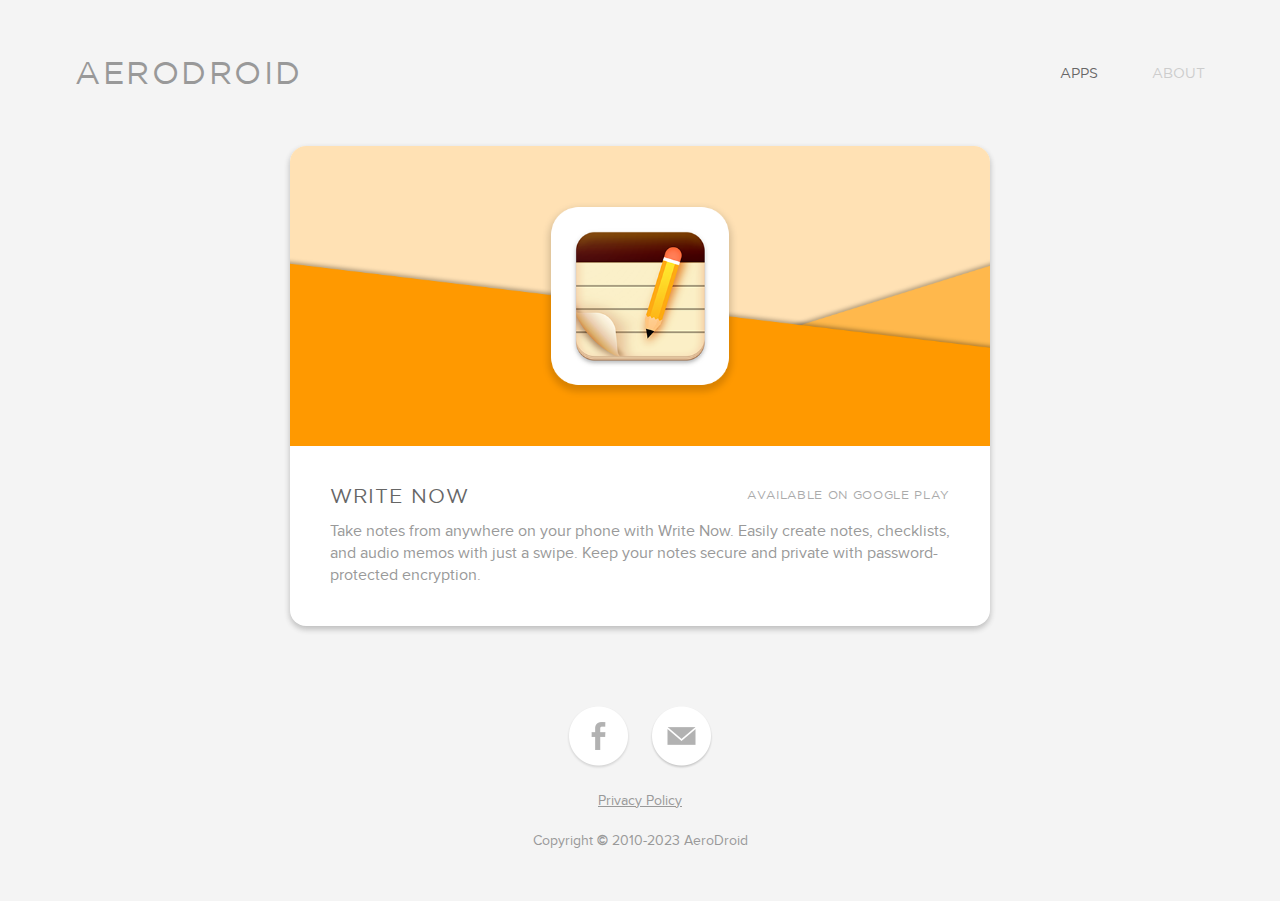
<file: index.html>
<?xml version="1.0" encoding="utf-8"?>
<!DOCTYPE html PUBLIC "-//W3C//DTD XHTML 1.0 Strict//EN" "http://www.w3.org/TR/xhtml1/DTD/xhtml1-strict.dtd">
<html xmlns="http://www.w3.org/1999/xhtml" xml:lang="en" lang="en">
  <head>
    <link rel="shortcut icon" type="image/x-icon" href="favicon.ico">
    <link rel="stylesheet" href="css/bootstrap.min.css" />
    <link rel="stylesheet" href="css/main_style.css" />
    <link rel="stylesheet" href="css/index_page_style.css" />
    <script type="text/javascript" src="https://code.jquery.com/jquery-2.1.3.min.js"></script>
    <script type="text/javascript" src="js/bootstrap.min.js"></script>

    <meta name="viewport" content="width=device-width,initial-scale=1.0">

    <script>
      (function(i,s,o,g,r,a,m){i['GoogleAnalyticsObject']=r;i[r]=i[r]||function(){
      (i[r].q=i[r].q||[]).push(arguments)},i[r].l=1*new Date();a=s.createElement(o),
      m=s.getElementsByTagName(o)[0];a.async=1;a.src=g;m.parentNode.insertBefore(a,m)
      })(window,document,'script','//www.google-analytics.com/analytics.js','ga');
      ga('create', 'UA-30321733-1', 'auto');
      ga('send', 'pageview');
    </script>

    <title>AeroDroid</title>
  </head>
  <body>
    <div class="p_header">
      <a class="p_name_label" href="/">AERODROID</a>

      <span class="p_nav">
        <a href="/" class="p_nav_link_selected">APPS</a>
        <a href="about" class="p_nav_link">ABOUT</a>
      </span>
    </div>

    <div class="container p_card_container">
      <div class="row p_card_z2 p_project_row">
        <div class="p_project_hero" id="p_project_write_now"></div>
        <div class="p_project_info_container">
          <div class="p_project_description_header">
            <span class="p_project_title">WRITE NOW</span>
            <span class="p_project_subtitle">AVAILABLE ON GOOGLE PLAY</span>
          </div>
          <p class="p_project_description">Take notes from anywhere on your phone with Write Now. Easily create notes, checklists, and audio memos with just a swipe. Keep your notes secure and private with password-protected encryption.</p>
          <a class="p_learn_more" href="/write-now"><span/></a>
        </div>
      </div>

      <div class="row p_social_bar">
        <a href="https://www.facebook.com/aerodroid" target="_blank"><img class="img-responsive p_social_icon" src="images/about/social_facebook@2x.png" width="69px" height="70px" alt="Facebook"/></a>
        <a href="mailto:contactus@aerodroid.com" target="_blank"><img class="img-responsive p_social_icon" src="images/about/social_email@2x.png" width="69px" height="70px" alt="Email"/></a>
      </div>

      <div class="row p_copyright_footer">
        <span><a href="https://www.aerodroid.com/privacy-policy"><u>Privacy Policy</u></a><br/><br/>Copyright <b>&copy;</b> 2010-2023 AeroDroid</span>
      </div>
    </div>
  </body>
</html>
</file>
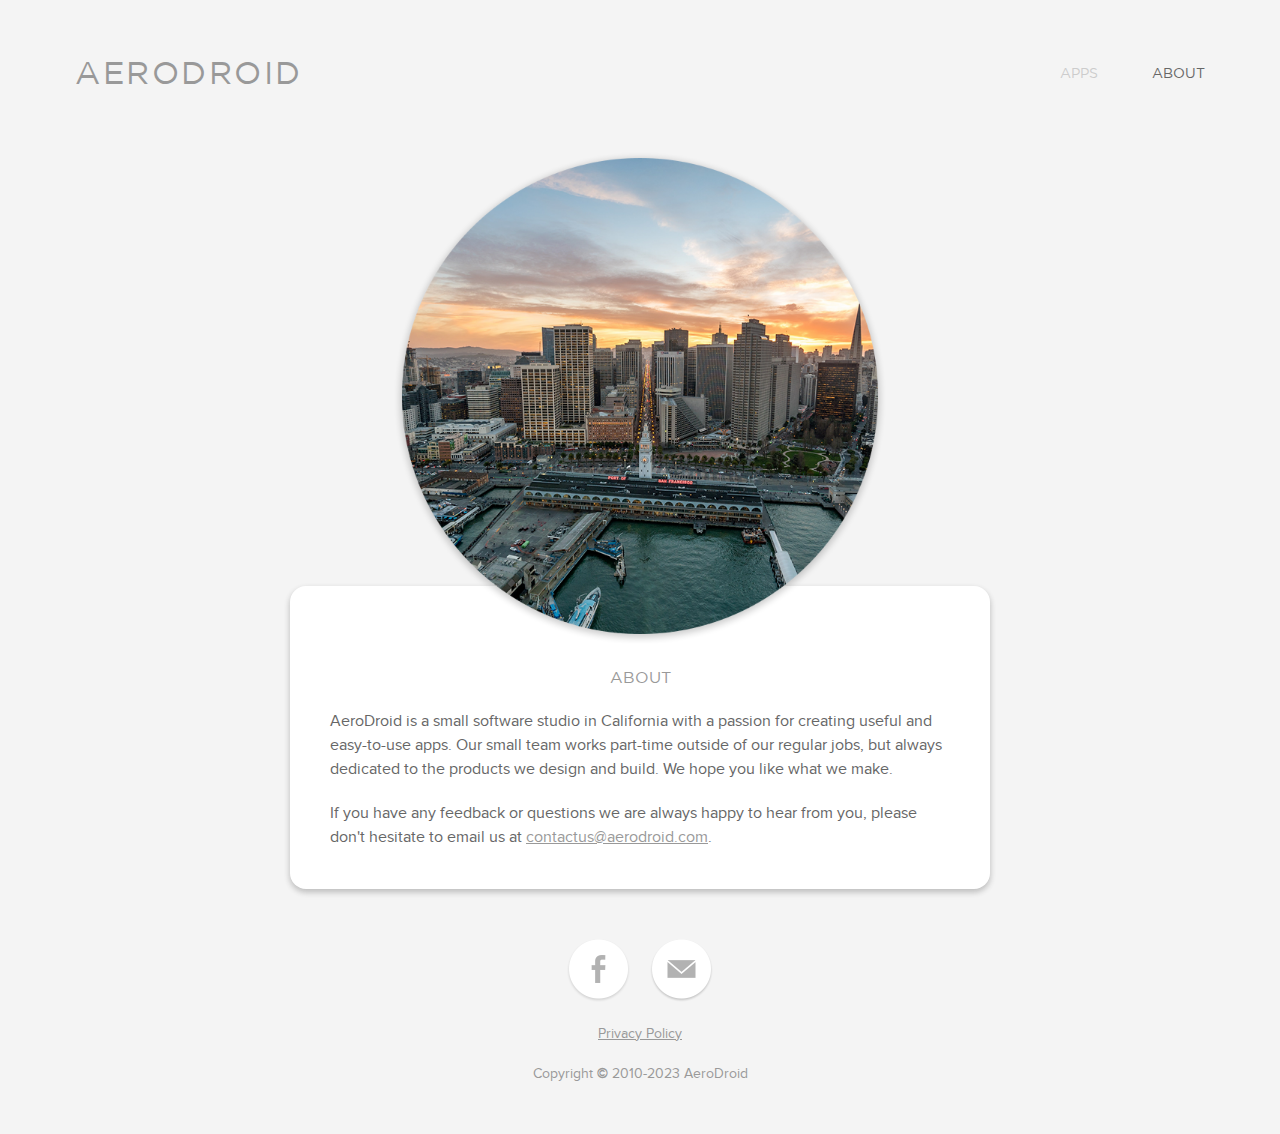
<file: about.html>
<?xml version="1.0" encoding="utf-8"?>
<!DOCTYPE html PUBLIC "-//W3C//DTD XHTML 1.0 Strict//EN" "http://www.w3.org/TR/xhtml1/DTD/xhtml1-strict.dtd">
<html xmlns="http://www.w3.org/1999/xhtml" xml:lang="en" lang="en">
  <head>
    <link rel="shortcut icon" type="image/x-icon" href="favicon.ico">
    <link rel="stylesheet" href="css/bootstrap.min.css" />
    <link rel="stylesheet" href="css/main_style.css" />
    <link rel="stylesheet" href="css/about_page_style.css" />
    <script type="text/javascript" src="https://code.jquery.com/jquery-2.1.3.min.js"></script>
    <script type="text/javascript" src="js/bootstrap.min.js"></script>

    <meta name="viewport" content="width=device-width,initial-scale=1.0">

    <script>
      (function(i,s,o,g,r,a,m){i['GoogleAnalyticsObject']=r;i[r]=i[r]||function(){
      (i[r].q=i[r].q||[]).push(arguments)},i[r].l=1*new Date();a=s.createElement(o),
      m=s.getElementsByTagName(o)[0];a.async=1;a.src=g;m.parentNode.insertBefore(a,m)
      })(window,document,'script','//www.google-analytics.com/analytics.js','ga');
      ga('create', 'UA-30321733-1', 'auto');
      ga('send', 'pageview');
    </script>

    <title>AeroDroid | About</title>
  </head>
  <body>
    <div class="p_header">
      <a class="p_name_label" href="/">AERODROID</a>

      <span class="p_nav">
        <a href="/" class="p_nav_link">APPS</a>
        <a href="about" class="p_nav_link_selected">ABOUT</a>
      </span>
    </div>

    <div class="container p_profile_container">
      <img class="img-responsive p_profile_image" src="images/about/profile.png" alt="Profile Picture"></img>
      
      <div class="row p_card_z2 p_profile_row">
        <div class="p_profile_header"><span>ABOUT</span></div>
        <p class="p_profile_paragraph">AeroDroid is a small software studio in California with a passion for creating useful and easy-to-use apps. Our small team works part-time outside of our regular jobs, but always dedicated to the products we design and build. We hope you like what we make.</p>
        <p class="p_profile_paragraph">If you have any feedback or questions we are always happy to hear from you, please don't hesitate to email us at <a href="mailto:contactus@aerodroid.com"><u>contactus@aerodroid.com</u></a>.</p>
      </div>

      <div class="row p_social_bar">
        <a href="https://www.facebook.com/aerodroid" target="_blank"><img class="img-responsive p_social_icon" src="images/about/social_facebook@2x.png" width="69px" height="70px" alt="Facebook"/></a>
        <a href="mailto:contactus@aerodroid.com" target="_blank"><img class="img-responsive p_social_icon" src="images/about/social_email@2x.png" width="69px" height="70px" alt="Email"/></a>
      </div>

      <div class="row p_copyright_footer">
        <span><a href="https://www.aerodroid.com/privacy-policy"><u>Privacy Policy</u></a><br/><br/>Copyright <b>&copy;</b> 2010-2023 AeroDroid</span>
      </div>
    </div>
  </body>
</html>
</file>
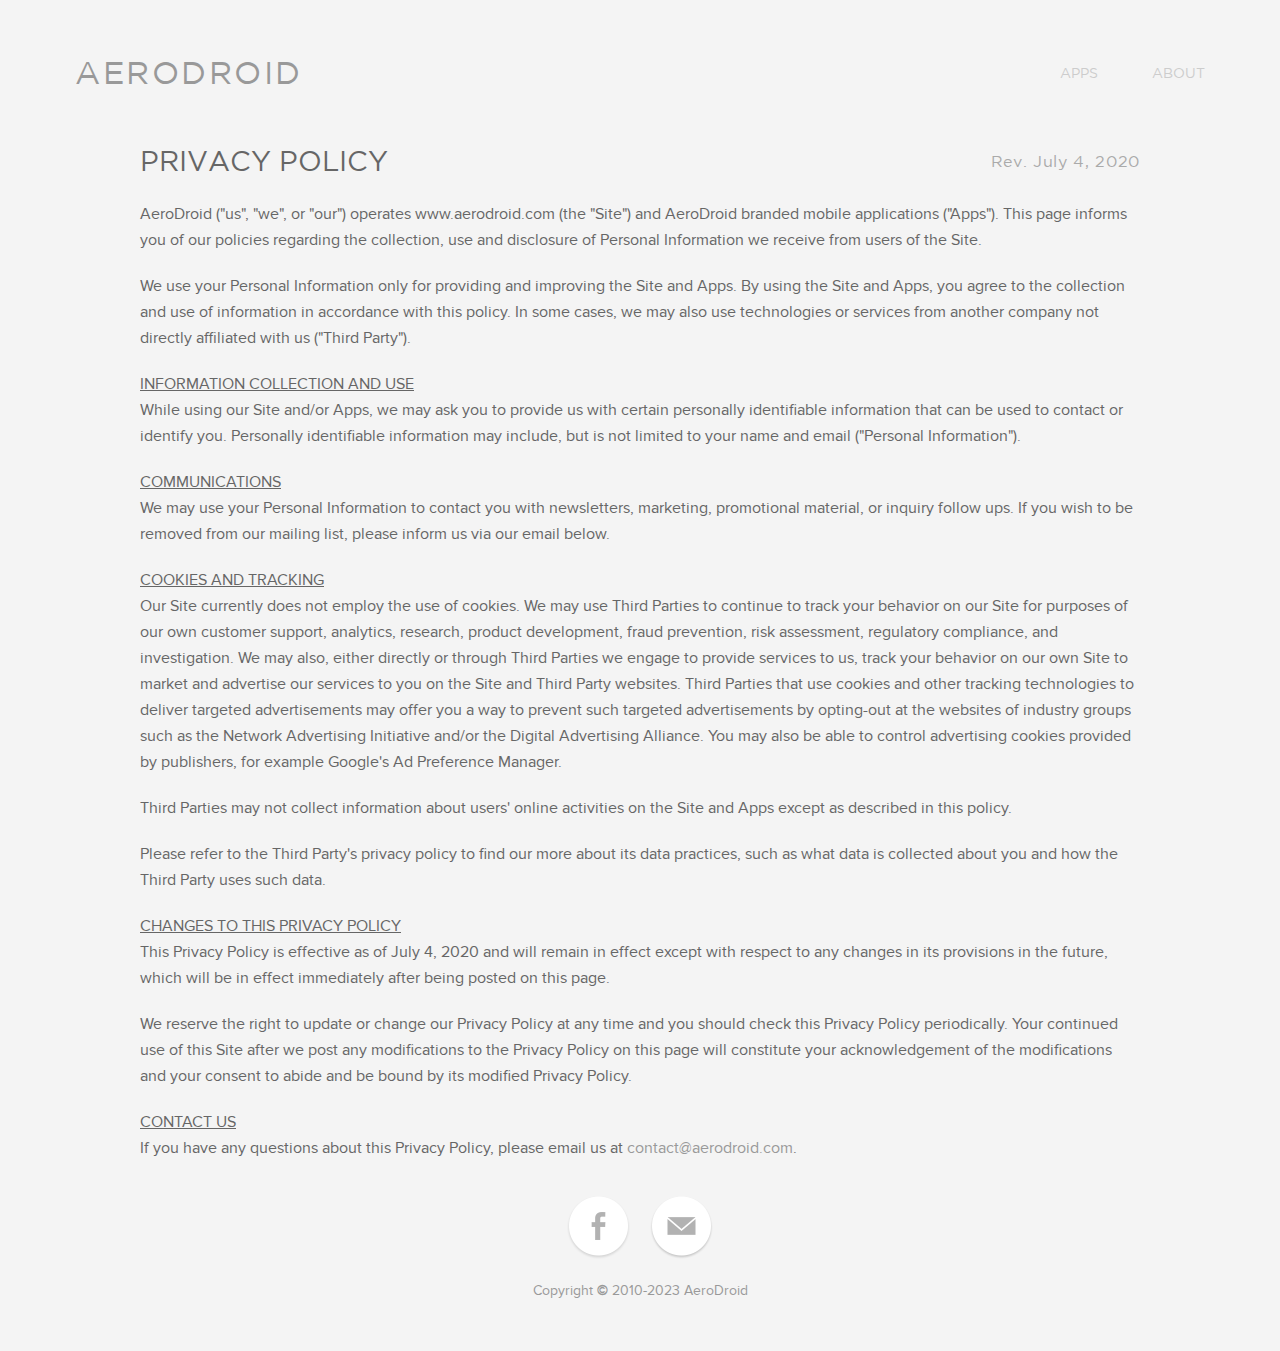
<file: privacy-policy.html>
<?xml version="1.0" encoding="utf-8"?>
<!DOCTYPE html PUBLIC "-//W3C//DTD XHTML 1.0 Strict//EN" "http://www.w3.org/TR/xhtml1/DTD/xhtml1-strict.dtd">
<html xmlns="http://www.w3.org/1999/xhtml" xml:lang="en" lang="en">
  <head>
    <link rel="shortcut icon" type="image/x-icon" href="../favicon.ico">
    <link rel="stylesheet" href="css/bootstrap.min.css" />
    <link rel="stylesheet" href="css/main_style.css" />
    <link rel="stylesheet" href="css/privacy_policy_page_style.css" />
    <script type="text/javascript" src="https://code.jquery.com/jquery-2.1.3.min.js"></script>
    <script type="text/javascript" src="../js/bootstrap.min.js"></script>

    <meta name="viewport" content="width=device-width,initial-scale=1.0">

    <script>
      (function(i,s,o,g,r,a,m){i['GoogleAnalyticsObject']=r;i[r]=i[r]||function(){
      (i[r].q=i[r].q||[]).push(arguments)},i[r].l=1*new Date();a=s.createElement(o),
      m=s.getElementsByTagName(o)[0];a.async=1;a.src=g;m.parentNode.insertBefore(a,m)
      })(window,document,'script','//www.google-analytics.com/analytics.js','ga');
      ga('create', 'UA-30321733-1', 'auto');
      ga('send', 'pageview');
    </script>

    <title>AeroDroid</title>
  </head>
  <body>
    <div class="p_header">
      <a class="p_name_label" href="/">AERODROID</a>

      <span class="p_nav">
        <a href="../" class="p_nav_link">APPS</a>
        <a href="../about" class="p_nav_link">ABOUT</a>
      </span>
    </div>

    <div class="container p_content_container">    
      <div class="row p_content_row">
        <div class="p_title_header">
          <span class="p_title_name">PRIVACY POLICY</span>
          <span class="p_title_time">Rev. July 4, 2020</span>
        </div>
        <p>AeroDroid (&quot;us&quot;, &quot;we&quot;, or &quot;our&quot;) operates www.aerodroid.com (the &quot;Site&quot;) and AeroDroid branded mobile applications (&quot;Apps&quot;). This page informs you of our policies regarding the collection, use and disclosure of Personal Information we receive from users of the Site.</p>
        <br/>
        <p>We use your Personal Information only for providing and improving the Site and Apps. By using the Site and Apps, you agree to the collection and use of information in accordance with this policy. In some cases, we may also use technologies or services from another company not directly affiliated with us (&quot;Third Party&quot;).</p>
        <br/>
        <p><u>INFORMATION COLLECTION AND USE</u></p>
        <p>While using our Site and/or Apps, we may ask you to provide us with certain personally identifiable information that can be used to contact or identify you. Personally identifiable information may include, but is not limited to your name and email (&quot;Personal Information&quot;).</p>
        <br/>
        <p><u>COMMUNICATIONS</u></p>
        <p>We may use your Personal Information to contact you with newsletters, marketing, promotional material, or inquiry follow ups. If you wish to be removed from our mailing list, please inform us via our email below.</p>
        <br/>
        <p><u>COOKIES AND TRACKING</u></p>
        <p>Our Site currently does not employ the use of cookies. We may use Third Parties to continue to track your behavior on our Site for purposes of our own customer support, analytics, research, product development, fraud prevention, risk assessment, regulatory compliance, and investigation. We may also, either directly or through Third Parties we engage to provide services to us, track your behavior on our own Site to market and advertise our services to you on the Site and Third Party websites. Third Parties that use cookies and other tracking technologies to deliver targeted advertisements may offer you a way to prevent such targeted advertisements by opting-out at the websites of industry groups such as the Network Advertising Initiative and/or the Digital Advertising Alliance. You may also be able to control advertising cookies provided by publishers, for example Google's Ad Preference Manager.</p>
        <br/>
        <p>Third Parties may not collect information about users' online activities on the Site and Apps except as described in this policy.</p>
        <br/>
        <p>Please refer to the Third Party's privacy policy to find our more about its data practices, such as what data is collected about you and how the Third Party uses such data.</p>
        <br/>
        <p><u>CHANGES TO THIS PRIVACY POLICY</u></p>
        <p>This Privacy Policy is effective as of July 4, 2020 and will remain in effect except with respect to any changes in its provisions in the future, which will be in effect immediately after being posted on this page.</p>
        <br/>
        <p>We reserve the right to update or change our Privacy Policy at any time and you should check this Privacy Policy periodically. Your continued use of this Site after we post any modifications to the Privacy Policy on this page will constitute your acknowledgement of the modifications and your consent to abide and be bound by its modified Privacy Policy.</p>
        <br/>
        <p><u>CONTACT US</u></p>
        <p>If you have any questions about this Privacy Policy, please email us at <a href="mailto:contact@aerodroid.com">contact@aerodroid.com</a>.</p>
      </div>
      
      <div class="row p_social_bar">
        <a href="https://www.facebook.com/aerodroid" target="_blank"><img class="img-responsive p_social_icon" src="images/about/social_facebook@2x.png" width="69px" height="70px" alt="Facebook"/></a>
        <a href="mailto:contactus@aerodroid.com" target="_blank"><img class="img-responsive p_social_icon" src="images/about/social_email@2x.png" width="69px" height="70px" alt="Email"/></a>
      </div>

      <div class="row p_copyright_footer">
        <span>Copyright <b>&copy;</b> 2010-2023 AeroDroid</span>
      </div>
    </div>
  </body>
</html>
</file>
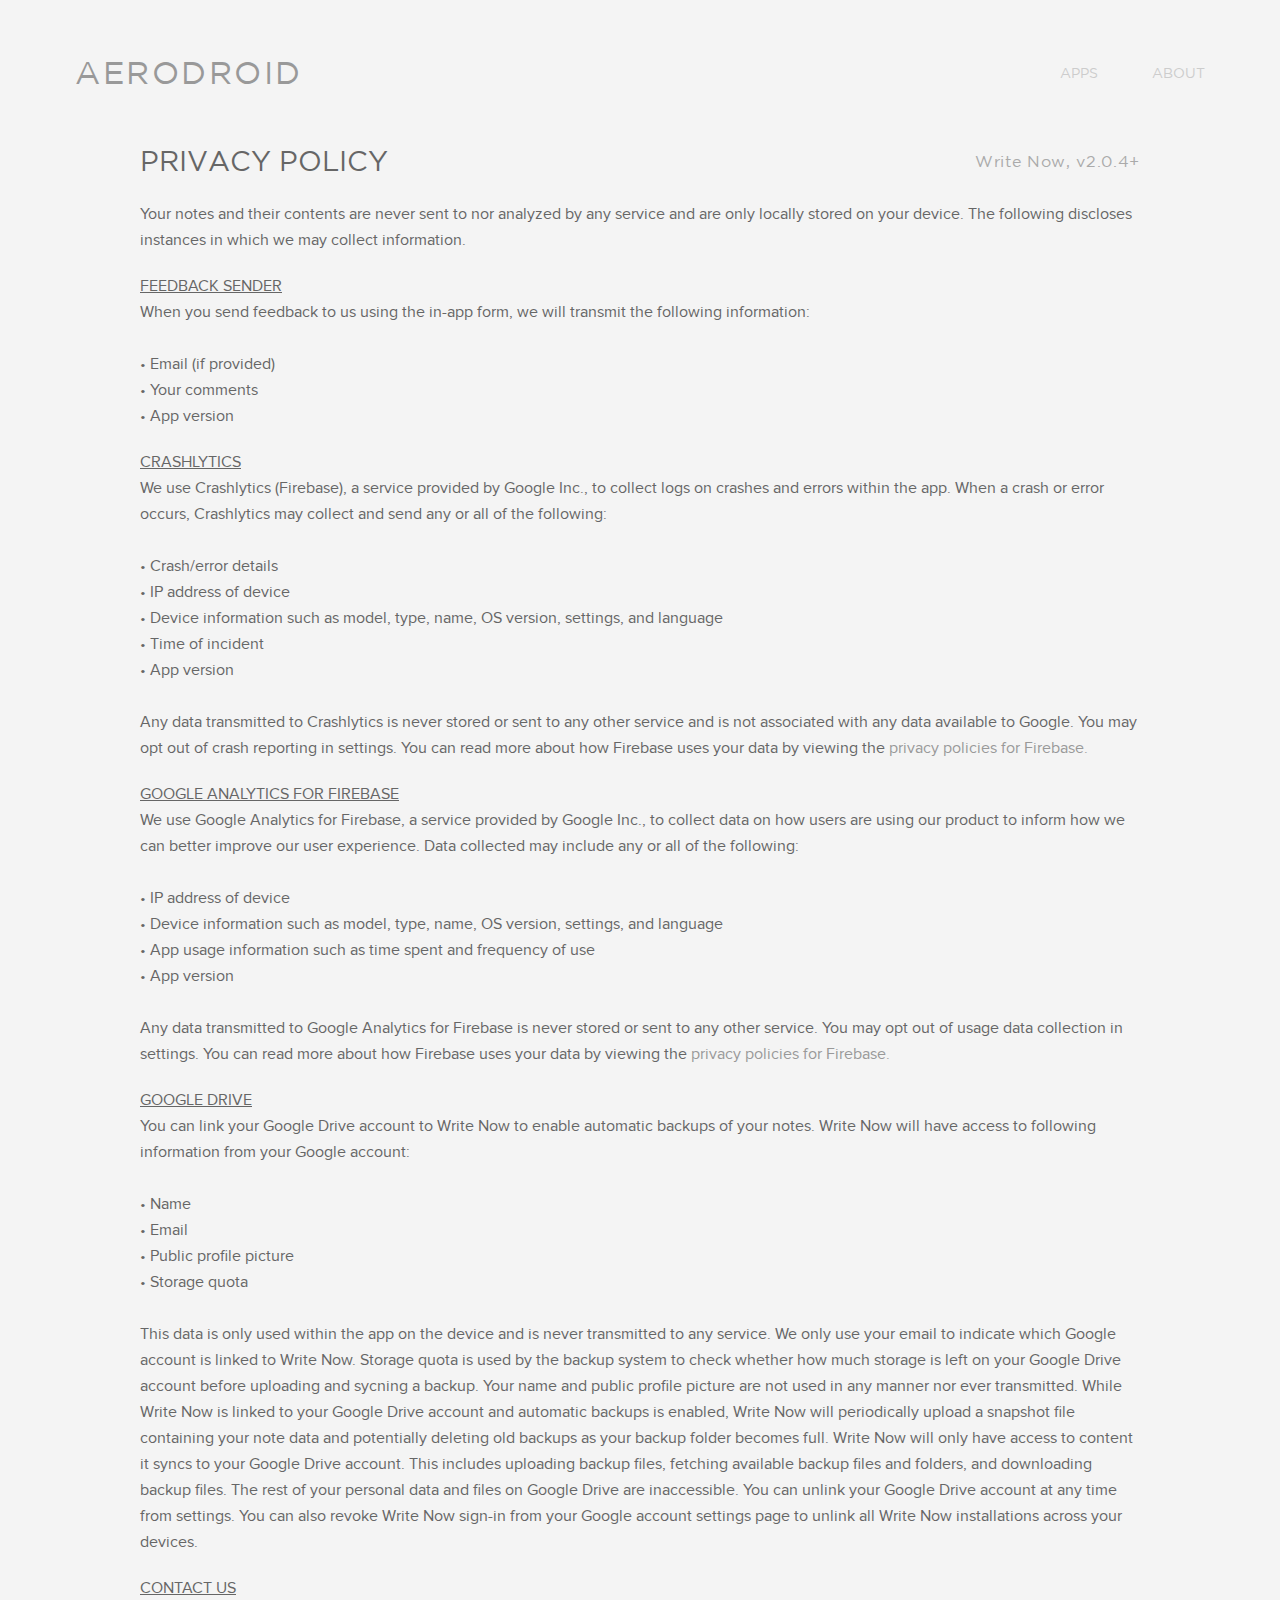
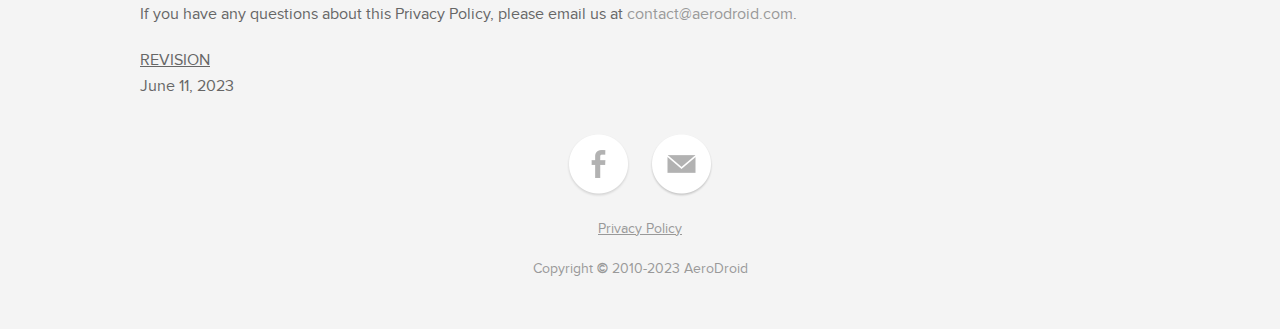
<file: write-now/privacy-policy.html>
<?xml version="1.0" encoding="utf-8"?>
<!DOCTYPE html PUBLIC "-//W3C//DTD XHTML 1.0 Strict//EN" "http://www.w3.org/TR/xhtml1/DTD/xhtml1-strict.dtd">
<html xmlns="http://www.w3.org/1999/xhtml" xml:lang="en" lang="en">
  <head>
    <link rel="shortcut icon" type="image/x-icon" href="../favicon.ico">
    <link rel="stylesheet" href="../css/bootstrap.min.css" />
    <link rel="stylesheet" href="../css/main_style.css" />
    <link rel="stylesheet" href="../css/privacy_policy_page_style.css" />
    <script type="text/javascript" src="https://code.jquery.com/jquery-2.1.3.min.js"></script>
    <script type="text/javascript" src="../js/bootstrap.min.js"></script>

    <meta name="viewport" content="width=device-width,initial-scale=1.0">

    <script>
      (function(i,s,o,g,r,a,m){i['GoogleAnalyticsObject']=r;i[r]=i[r]||function(){
      (i[r].q=i[r].q||[]).push(arguments)},i[r].l=1*new Date();a=s.createElement(o),
      m=s.getElementsByTagName(o)[0];a.async=1;a.src=g;m.parentNode.insertBefore(a,m)
      })(window,document,'script','//www.google-analytics.com/analytics.js','ga');
      ga('create', 'UA-30321733-1', 'auto');
      ga('send', 'pageview');
    </script>

    <title>AeroDroid</title>
  </head>
  <body>
    <div class="p_header">
      <a class="p_name_label" href="/">AERODROID</a>

      <span class="p_nav">
        <a href="../" class="p_nav_link">APPS</a>
        <a href="../about" class="p_nav_link">ABOUT</a>
      </span>
    </div>

    <div class="container p_content_container">    
      <div class="row p_content_row">
        <div class="p_title_header">
          <span class="p_title_name">PRIVACY POLICY</span>
          <span class="p_title_time">Write Now, v2.0.4+</span>
        </div>
        <p>Your notes and their contents are never sent to nor analyzed by any service and are only locally stored on your device. The following discloses instances in which we may collect information.</p>
        <br/>
        <p><u>FEEDBACK SENDER</u></p>
        <p>When you send feedback to us using the in-app form, we will transmit the following information:
        <br/>
        <br/>• Email (if provided)
        <br/>• Your comments
        <br/>• App version
        </p>
        <br/>
        <p><u>CRASHLYTICS</u></p>
        <p>We use Crashlytics (Firebase), a service provided by Google Inc., to collect logs on crashes and errors within the app. When a crash or error occurs, Crashlytics may collect and send any or all of the following:
        <br/>
        <br/>• Crash/error details
        <br/>• IP address of device
        <br/>• Device information such as model, type, name, OS version, settings, and language
        <br/>• Time of incident
        <br/>• App version
        <br/>
        <br/>Any data transmitted to Crashlytics is never stored or sent to any other service and is not associated with any data available to Google. You may opt out of crash reporting in settings. You can read more about how Firebase uses your data by viewing the <a href="https://firebase.google.com/support/privacy">privacy policies for Firebase.</a>
        </p>
        <br/>
        <p><u>GOOGLE ANALYTICS FOR FIREBASE</u></p>
        <p>We use Google Analytics for Firebase, a service provided by Google Inc., to collect data on how users are using our product to inform how we can better improve our user experience. Data collected may include any or all of the following:
        <br/>
        <br/>• IP address of device
        <br/>• Device information such as model, type, name, OS version, settings, and language
        <br/>• App usage information such as time spent and frequency of use
        <br/>• App version
        <br/>
        <br/>Any data transmitted to Google Analytics for Firebase is never stored or sent to any other service. You may opt out of usage data collection in settings. You can read more about how Firebase uses your data by viewing the <a href="https://firebase.google.com/support/privacy">privacy policies for Firebase.</a>
        </p>
        <br/>
        <p><u>GOOGLE DRIVE</u></p>
        <p>You can link your Google Drive account to Write Now to enable automatic backups of your notes. Write Now will have access to following information from your Google account:
        <br/>
        <br/>• Name
        <br/>• Email
        <br/>• Public profile picture
        <br/>• Storage quota
        <br/>
        <br/>This data is only used within the app on the device and is never transmitted to any service. We only use your email to indicate which Google account is linked to Write Now. Storage quota is used by the backup system to check whether how much storage is left on your Google Drive account before uploading and sycning a backup. Your name and public profile picture are not used in any manner nor ever transmitted. While Write Now is linked to your Google Drive account and automatic backups is enabled, Write Now will periodically upload a snapshot file containing your note data and potentially deleting old backups as your backup folder becomes full. Write Now will only have access to content it syncs to your Google Drive account. This includes uploading backup files, fetching available backup files and folders, and downloading backup files. The rest of your personal data and files on Google Drive are inaccessible. You can unlink your Google Drive account at any time from settings. You can also revoke Write Now sign-in from your Google account settings page to unlink all Write Now installations across your devices.
        </p>
        <br/>
        <p><u>CONTACT US</u></p>
        <p>If you have any questions about this Privacy Policy, please email us at <a href="mailto:contact@aerodroid.com">contact@aerodroid.com</a>.</p>
        <br/>
        <p><u>REVISION</u></p>
        <p>June 11, 2023</p>
      </div>
      <div class="row p_social_bar">
        <a href="https://www.facebook.com/aerodroid" target="_blank"><img class="img-responsive p_social_icon" src="../images/about/social_facebook@2x.png" width="69px" height="70px" alt="Facebook"/></a>
        <a href="mailto:contactus@aerodroid.com" target="_blank"><img class="img-responsive p_social_icon" src="../images/about/social_email@2x.png" width="69px" height="70px" alt="Email"/></a>
      </div>

      <div class="row p_copyright_footer">
        <span><a href="https://www.aerodroid.com/privacy-policy"><u>Privacy Policy</u></a><br/><br/>Copyright <b>&copy;</b> 2010-2023 AeroDroid</span>
      </div>
    </div>
  </body>
</html>
</file>
<file: css/main_style.css>
/* General CSS styling for website */

body {
  -webkit-font-smoothing: antialiased;
  background-color: #F4F4F4;
  font-family: "proximanova-regular";
}

a, a:link, a:visited, a:active {
  text-decoration: none;
  color: #999999;
}

a:hover {
  text-decoration: none;
  cursor: pointer;
}

@font-face {
  font-family: "proximanova-regular";
  src: url("../fonts/proximanova-regular.eot"),
     url("../fonts/proximanova-regular.eot?#iefix") format("embedded-opentype"),
     url("../fonts/proximanova-regular.woff2") format("woff2"),
     url("../fonts/proximanova-regular.woff") format("woff"),
     url("../fonts/proximanova-regular.ttf") format("truetype"),
     url("../fonts/proximanova-regular.svg#proxima_novaregular") format("svg");
  font-weight: normal;
  font-style: normal;
}

@font-face {
  font-family: "gotham-book";
  src: url("../fonts/gotham-book.eot"),
     url("../fonts/gotham-book.eot?#iefix") format("embedded-opentype"),
     url("../fonts/gotham-book.woff") format("woff"),
     url("../fonts/gotham-book.ttf") format("truetype");
  font-weight: normal;
  font-style: normal;
}

.p_header {
  width: 100%;
  display: table;
  padding-top: 50px;
  padding-bottom: 50px;
  padding-left: 75px;
  padding-right: 75px;

  font-family: "gotham-book";
}

.p_copyright_footer {
  margin-bottom: 50px;

  text-align: center;
  color: #999999;
}

a.p_name_label {
  display: table-cell;
  vertical-align: middle;

  text-decoration: none;
  font-size: 32px;
  letter-spacing: 2.5px;
  color: #999999;
}

.p_name_label:hover {
  color: #999999;
}

.p_nav {
  display: table-cell;
  vertical-align: middle;
  text-align: right;
  font-size: 14px;
}

a.p_nav_link {
  color: #CCCCCC;
  text-decoration: none;
  margin-left: 50px;

  -o-transition: color 0.2s;
  -moz-transition: color 0.2s;
  -khtml-transition: color 0.2s;
  -webkit-transition: color 0.2s;
  -ms-transition: color 0.2s;
  transition: color 0.2s;
}

.p_nav_link:hover {
  color: #999999;
}

a.p_nav_link_selected, .p_nav_link_selected:hover {
  text-decoration: none;
  margin-left: 50px;
  color: #666666;
}

.p_card_z1 {
  background-color: #FFFFFF;
  box-shadow: 0px 0px 2px 0px rgba(0,0,0,0.12), 0px 2px 2px 0px rgba(0,0,0,0.24);
  border-radius: 16px;
}

.p_card_z2 {
  background-color: #FFFFFF;
  box-shadow: 0px 3px 6px 0px rgba(0,0,0,0.10), 0px 3px 6px 0px rgba(0,0,0,0.15);
  border-radius: 16px;
}

.p_social_bar {
  text-align: center;
  margin-bottom: 20px;
}

.p_social_icon {
  display: inline-block;
  margin-left: 5px;
  margin-right: 5px;
}

@media (max-width: 750px) {
  a.p_name_label {
    display: block;
    text-align: center;
  }

  .p_nav {
    display: block;
    margin-top: 30px;
    text-align: center;
    color: #FF0000;
    font-size: 18px;
  }

  a.p_nav_link {
    margin-left: 8px;
    margin-right: 8px;
  }

  a.p_nav_link_selected, .p_nav_link_selected:hover {
    margin-left: 8px;
    margin-right: 8px;
  }
}

@media (max-width: 540px) {
  a.p_name_label {
    display: block;
    text-align: center;
  }

  .p_nav {
    display: block;
    margin-top: 30px;
    text-align: center;
    color: #FF0000;
    font-size: 18px;
  }

  .p_social_icon {
    display: inline-block;
    margin-left: 2px;
    margin-right: 2px;
  }
}
</file>
<file: css/index_page_style.css>
.p_card_container {
  padding-left: 100px;
  padding-right: 100px;
  width: 100%;

  -o-transition: all 0.4s;
  -moz-transition: all 0.4s;
  -khtml-transition: all 0.4s;
  -webkit-transition: all 0.4s;
  -ms-transition: all 0.4s;
  transition: all 0.4s;
}

.p_project_row {
  position: relative;
  margin: auto;
  margin-bottom: 75px;
  max-width: 700px;

  -o-transition: "margin" 0.4s;
  -moz-transition: "margin" 0.4s;
  -khtml-transition: "margin" 0.4s;
  -webkit-transition: "margin" 0.4s;
  -ms-"margin": "margin" 0.4s;
  transition: "margin" 0.4s;
}

.p_project_hero {
  margin: 0px auto;
  max-width: 700px;
  height: 300px;
  max-height: 600px;
  border-top-left-radius: 16px;
  border-top-right-radius: 16px;
}

.p_project_info_container {
  padding-top: 40px;
  padding-left: 40px;
  padding-right: 40px;
  padding-bottom: 30px;
  margin: auto;

  -o-transition: all 0.4s;
  -moz-transition: all 0.4s;
  -khtml-transition: all 0.4s;
  -webkit-transition: all 0.4s;
  -ms-transition: all 0.4s;
  transition: all 0.4s;
}

.p_project_description_header {
  width: 100%;
  display: table;

  font-family: "gotham-book";
}

.p_project_title {
  display: table-cell;
  vertical-align: middle;

  font-size: 20px;
  color: #666666;
  letter-spacing: 1.11px;
  line-height: 19px; 
}

.p_project_subtitle {
  display: table-cell;
  vertical-align: middle;
  text-align: right;

  font-size: 12px;
  color: #AAAAAA;
  letter-spacing: 0.66px;
  line-height: 12px;
}

.p_project_description {
  margin-top: 15px;

  font-family: "proximanova-regular";
  font-size: 16px;
  color: #999999;
  line-height: 22px;
}

.p_learn_more { 
  position: absolute; 
  width:100%;
  height:100%;
  top:0;
  left: 0;

  z-index: 1;
  background-image: url("../images/home/empty.png");
}

.p_learn_more {
  float: right;

  font-family: "proximanova-regular";
  font-size: 16px;
  line-height: 22px;
}

@media (max-width: 750px) {
  .p_project_row {
    margin-bottom: 50px;
  }

  .p_card_container {
    padding-left: 50px;
    padding-right: 50px;
  }
}

@media (max-width: 540px) {
  .p_project_row {
    margin-bottom: 25px;
  }

  .p_card_container {
    padding-left: 25px;
    padding-right: 25px;
  }

  .p_project_title {
    display: block;
  }

  .p_project_time {
    display: block;
    margin-top: 10px;

    text-align: left;
  }

  .p_project_info_card {
    height: 200px;
  }
}

/* Projects */

#p_project_write_now {
  background-image: url("../write-now/images/hero.png");
  background-repeat: no-repeat;
  background-size: cover;
  background-position: 50% 50%;
}
</file>
<file: css/about_page_style.css>
.p_profile_container {
  width: 100%;

  -o-transition: "padding" 0.4s;
  -moz-transition: "padding" 0.4s;
  -khtml-transition: "padding" 0.4s;
  -webkit-transition: "padding" 0.4s;
  -ms-"padding": "padding" 0.4s;
  transition: all 0.4s;
}

.p_profile_image {
  margin: 0 auto;
  width: 500px;

  -o-transition: "padding" 0.4s;
  -moz-transition: "padding" 0.4s;
  -khtml-transition: "padding" 0.4s;
  -webkit-transition: "padding" 0.4s;
  -ms-"padding": "padding" 0.4s;
  transition: all 0.4s;
}

.p_profile_row {
  padding-top: 80px;
  padding-left: 40px;
  padding-right: 40px;
  padding-bottom: 30px;
  margin: auto;
  margin-top: -60px;
  margin-bottom: 45px;
  max-width: 700px;

  -o-transition: "margin" 0.4s;
  -moz-transition: "margin" 0.4s;
  -khtml-transition: "margin" 0.4s;
  -webkit-transition: "margin" 0.4s;
  -ms-"margin": "margin" 0.4s;
  transition: all 0.4s;
}

.p_profile_header {
  text-align: center;
  font-family: "gotham-book";
  font-size: 16px;
  color: #999999;
}

.p_profile_paragraph {
  margin-top: 20px;
  font-family: "proximanova-regular";
  font-size: 16px;
  color: #666666;
  line-height: 24px;
}

@media (max-width: 750px) {
  .p_profile_image {
    padding-left: 50px;
    padding-right: 50px;
  }

  .p_profile_container {
    padding-left: 50px;
    padding-right: 50px;
  }

  .p_project_row {
    margin-bottom: 50px;
  }
}

@media (max-width: 540px) {
  .p_profile_image {
    padding-left: 25px;
    padding-right: 25px;
  }

  .p_profile_container {
    padding-left: 25px;
    padding-right: 25px;
  }
}
</file>
<file: css/privacy_policy_page_style.css>
.p_content_container {
  padding-left: 100px;
  padding-right: 100px;
  width: 100%;

  /*background-color: rgba(255, 0, 0, 0.2);*/

  -o-transition: all 0.4s;
  -moz-transition: all 0.4s;
  -khtml-transition: all 0.4s;
  -webkit-transition: all 0.4s;
  -ms-transition: all 0.4s;
  transition: all 0.4s;
}

.p_content_row {
  margin: 0px auto;
  max-width: 1000px;
  margin-bottom: 30px;

  -o-transition: all 0.4s;
  -moz-transition: all 0.4s;
  -khtml-transition: all 0.4s;
  -webkit-transition: all 0.4s;
  -ms-transition: all 0.4s;
  transition: all 0.4s;
}

p {
  margin: 0px;
  font-family: "proximanova-regular";
  font-size: 16px;
  color: #666666;
  line-height: 26px;
}

.p_hero_image {
  display: block;
  margin: 0px auto;
  width: 1000px;
}

.p_row_image {
  display: block;
  margin: 0px auto;
  width: 1000px;  
}

.p_column_2_left {
  padding: 0px 15px 0px 0px;
}

.p_column_2_right {
  padding: 0px 0px 0px 15px;
}

.p_column_3_left {
  padding: 0px 20px 0px 0px;
}

.p_column_3_middle {
  padding: 0px 10px 0px 10px;
}

.p_column_3_right {
  padding: 0px 0px 0px 20px;
}

.p_title_header {
  width: 100%;
  display: table;

  margin-bottom: 25px;
  font-family: "gotham-book";
}

.p_subtitle {
  font-size: 24px;
  color: #999999;
  letter-spacing: 0.66px;
  font-family: "gotham-book";
}

.p_title_name {
  display: table-cell;
  vertical-align: middle;

  font-size: 28px;
  color: #666666;
  line-height: 30px;
}

.p_title_time {
  display: table-cell;
  vertical-align: middle;
  text-align: right;

  font-size: 16px;
  color: #AAAAAA;
  letter-spacing: 0.66px;
  line-height: 12px;
}

.p_google_play_badge {
  width: 185px;
}

video {
  width: 100%    !important;
  height: auto   !important;
}

.p_video_error{
  font-size: 12;
}

@media (max-width: 750px) {
  .p_content_container {
    padding-left: 50px;
    padding-right: 50px;
  }

  .p_content_row {
    margin-bottom: 25px;
  }
}

@media (max-width: 540px) {
  .p_content_container {
    padding-left: 25px;
    padding-right: 25px;
  }

  .p_content_row {
    margin-bottom: 15px;
  }

  .p_title_name {
    display: block;
    font-size: 24px;
  }

  .p_title_time {
    display: block;
    margin-top: 10px;

    text-align: left;
    font-size: 14px;
  }
}
</file>
